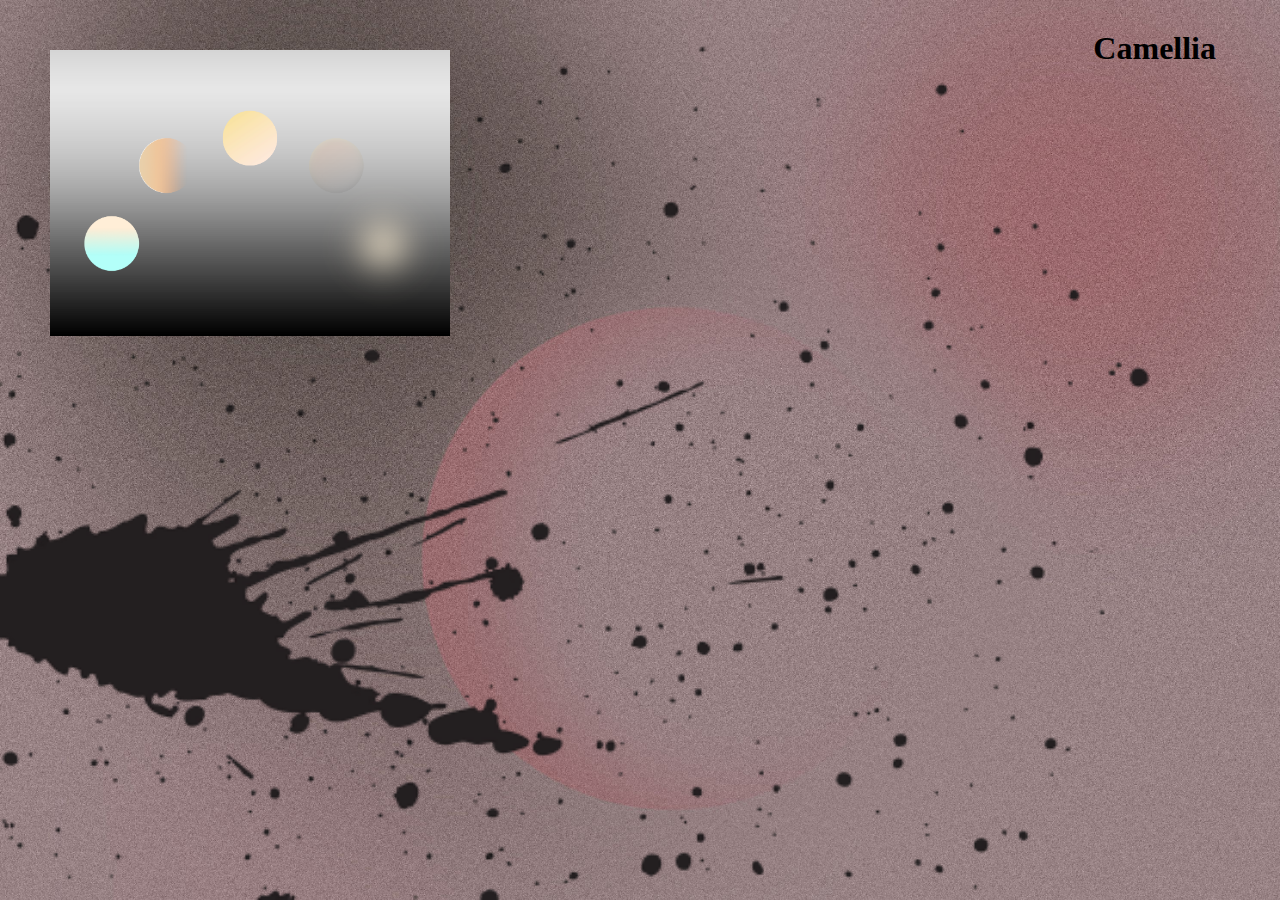
<file: nian/index.html>
<!DOCTYPE html>
<html>
  <head>
    <title>YiYi</title>
		<meta charset="utf-8" />
    <meta name="viewport" content="width=device-width,initial-scale=1.0" />
    <link rel="icon" href="#" />
    <link rel="stylesheet" href="nian.css" />
  </head>
  <body>
    <img id="mo" src="10-removebg-preview.png"  />
    <!-- <p>徐一鸣</p> -->
    <h1>Camellia</h1>
    <a href="a/index.html"><img id="a" src="16.PNG"  /></a>
  </body>
</html>
</file>
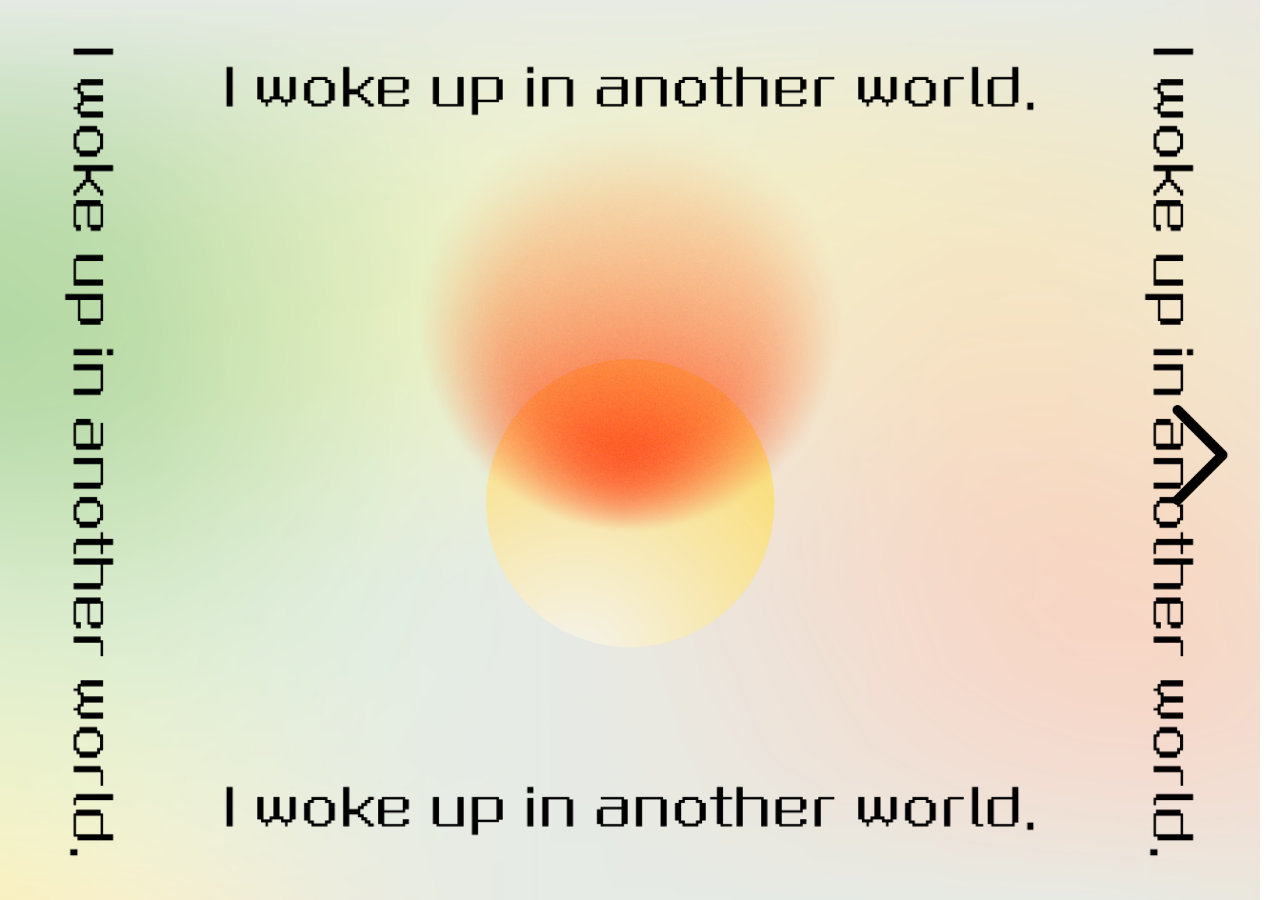
<file: nian/a/index.html>
<!DOCTYPE html>
<html>
  <head>
    <title>YiYi</title>
		<meta charset="utf-8" />
    <meta name="viewport" content="width=device-width,initial-scale=1.0" />
    <link rel="icon" href="#" />
    <link rel="stylesheet" href="a.css" />
  </head>
  <body>
    <img id="mo" src="26.PNG"  />
    <a href="b/index.html"><img id="arrow" src="back.png"  /></a>
    
  </body>
</html>
</file>
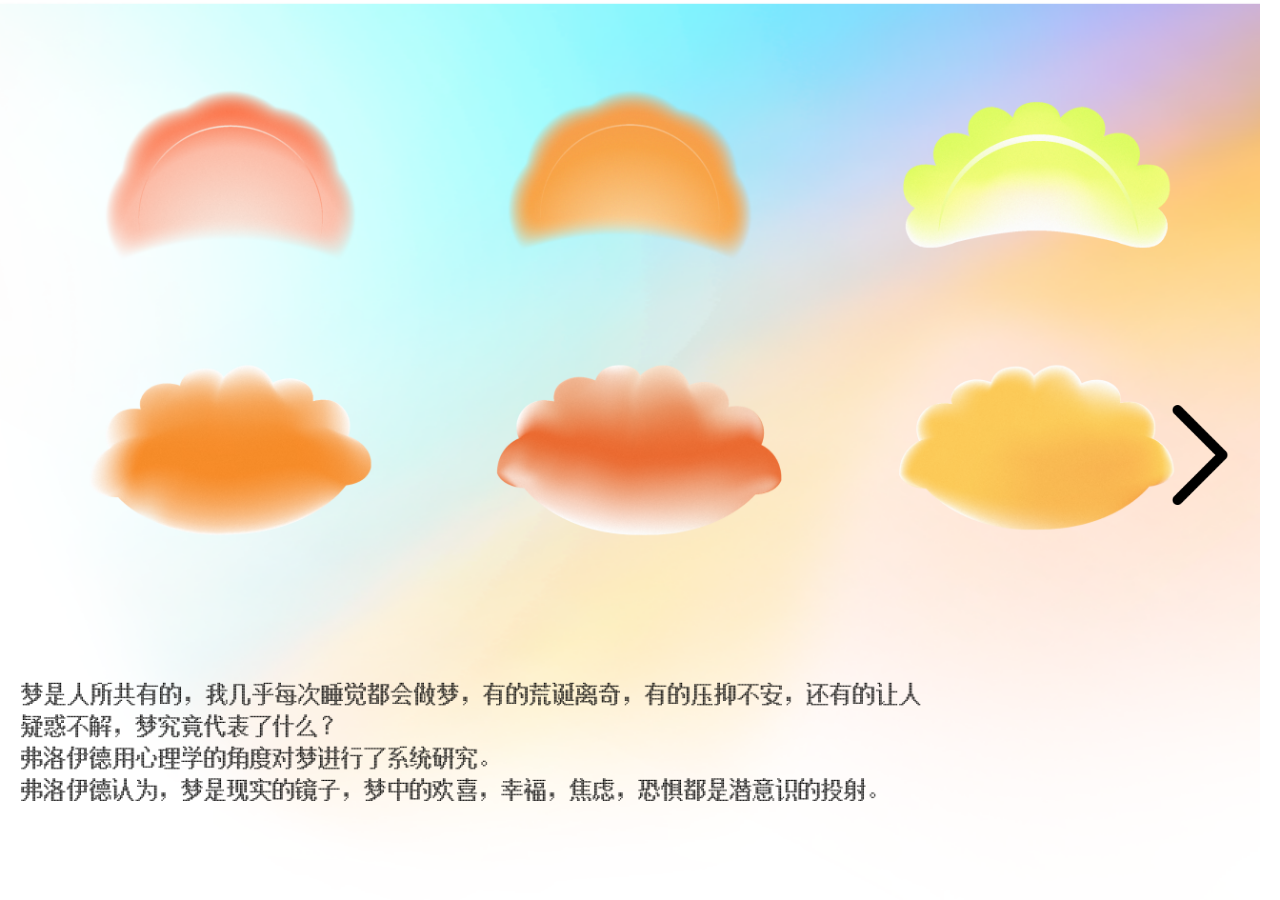
<file: nian/a/b/index.html>
<!DOCTYPE html>
<html>
  <head>
    <title>YiYi</title>
		<meta charset="utf-8" />
    <meta name="viewport" content="width=device-width,initial-scale=1.0" />
    <link rel="icon" href="#" />
    <link rel="stylesheet" href="b.css" />
  </head>
  <body>
    <img id="mo" src="36.PNG"  />
    <a href="c/index.html"><img id="arrow" src="back.png"  /></a>
    
  </body>
</html>
</file>
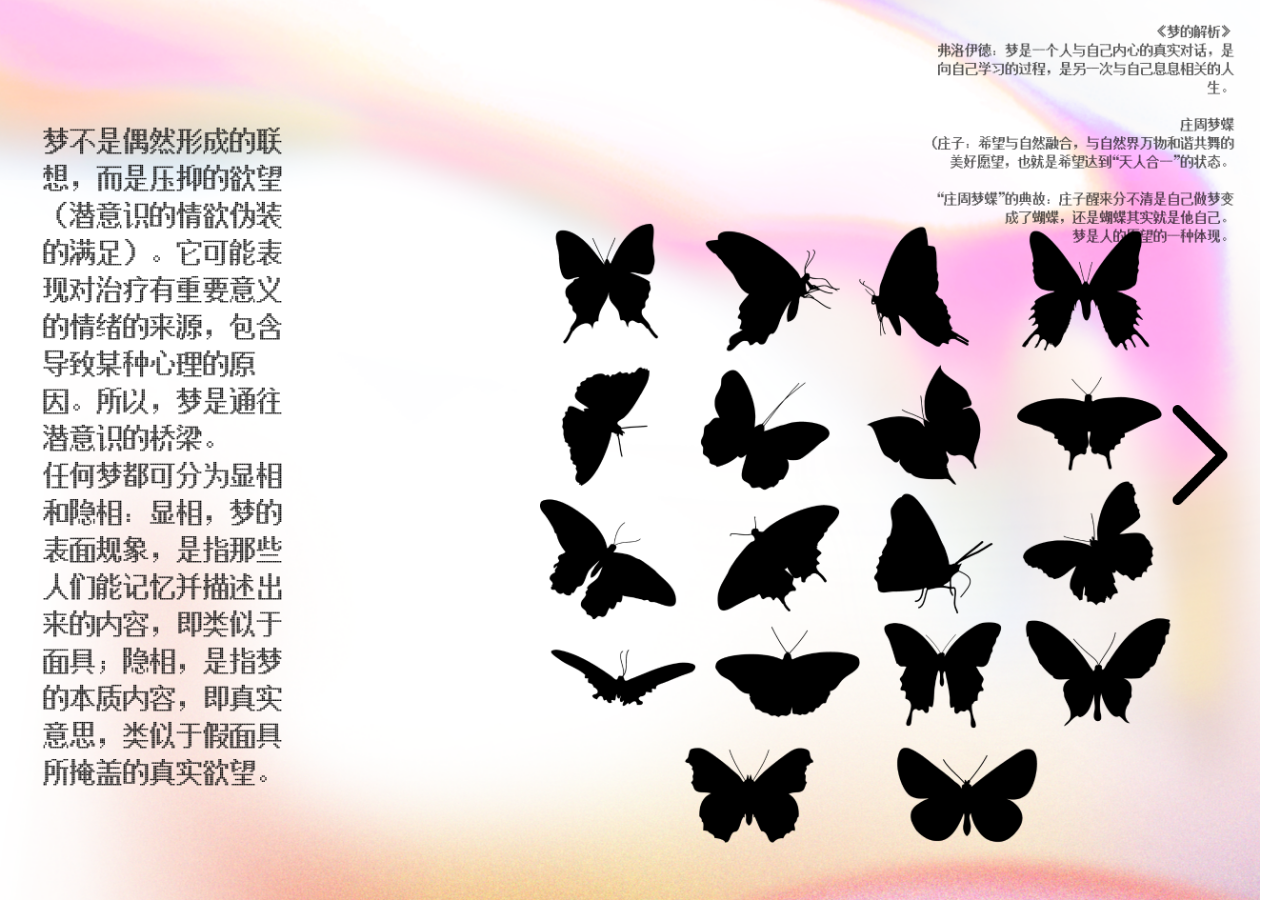
<file: nian/a/b/c/index.html>
<!DOCTYPE html>
<html>
  <head>
    <title>YiYi</title>
		<meta charset="utf-8" />
    <meta name="viewport" content="width=device-width,initial-scale=1.0" />
    <link rel="icon" href="#" />
    <link rel="stylesheet" href="c.css" />
  </head>
  <body>
    <img id="mo" src="43.PNG"  />
    <a href="d/index.html"><img id="arrow" src="back.png"  /></a>
    
  </body>
</html>
</file>
<file: nian/nian.css>
html {
    background-image: url("9.jpg");
    background-size: cover;
    width: 100%;
    height: 100%;
    z-index: -1;
}
#mo {
    position: absolute;
    z-index: 1;
    top: 0px;
    left: 0px;
    height: 100%;
}
p {
    position: absolute;
    top: 5%;
    left: 60%;
    border: 1px solid black;
    line-height: 1.5;
    font-weight: normal;
}
h1 {
    position: absolute;
    top: 1%;
    right: 5%;
    font-size: 24pt;
}
#a {
    position: absolute;
    z-index: 2;
    top: 50px;
    left: 50px;
    width: 400px;
}
</file>
<file: nian/a/a.css>
#mo {
    position: absolute;
    z-index: 1;
    top: 0px;
    left: 0px;
    height: 100%;
}
#arrow {
    position: absolute;
    z-index: 1;
    top: 45%;
    right: 30px;
    width: 100px;
}
</file>
<file: nian/a/b/b.css>
#mo {
    position: absolute;
    z-index: 1;
    top: 0px;
    left: 0px;
    height: 100%;
}
#arrow {
    position: absolute;
    z-index: 1;
    top: 45%;
    right: 30px;
    width: 100px;
}
</file>
<file: nian/a/b/c/c.css>
#mo {
    position: absolute;
    z-index: 1;
    top: 0px;
    left: 0px;
    height: 100%;
}
#arrow {
    position: absolute;
    z-index: 1;
    top: 45%;
    right: 30px;
    width: 100px;
}
</file>
